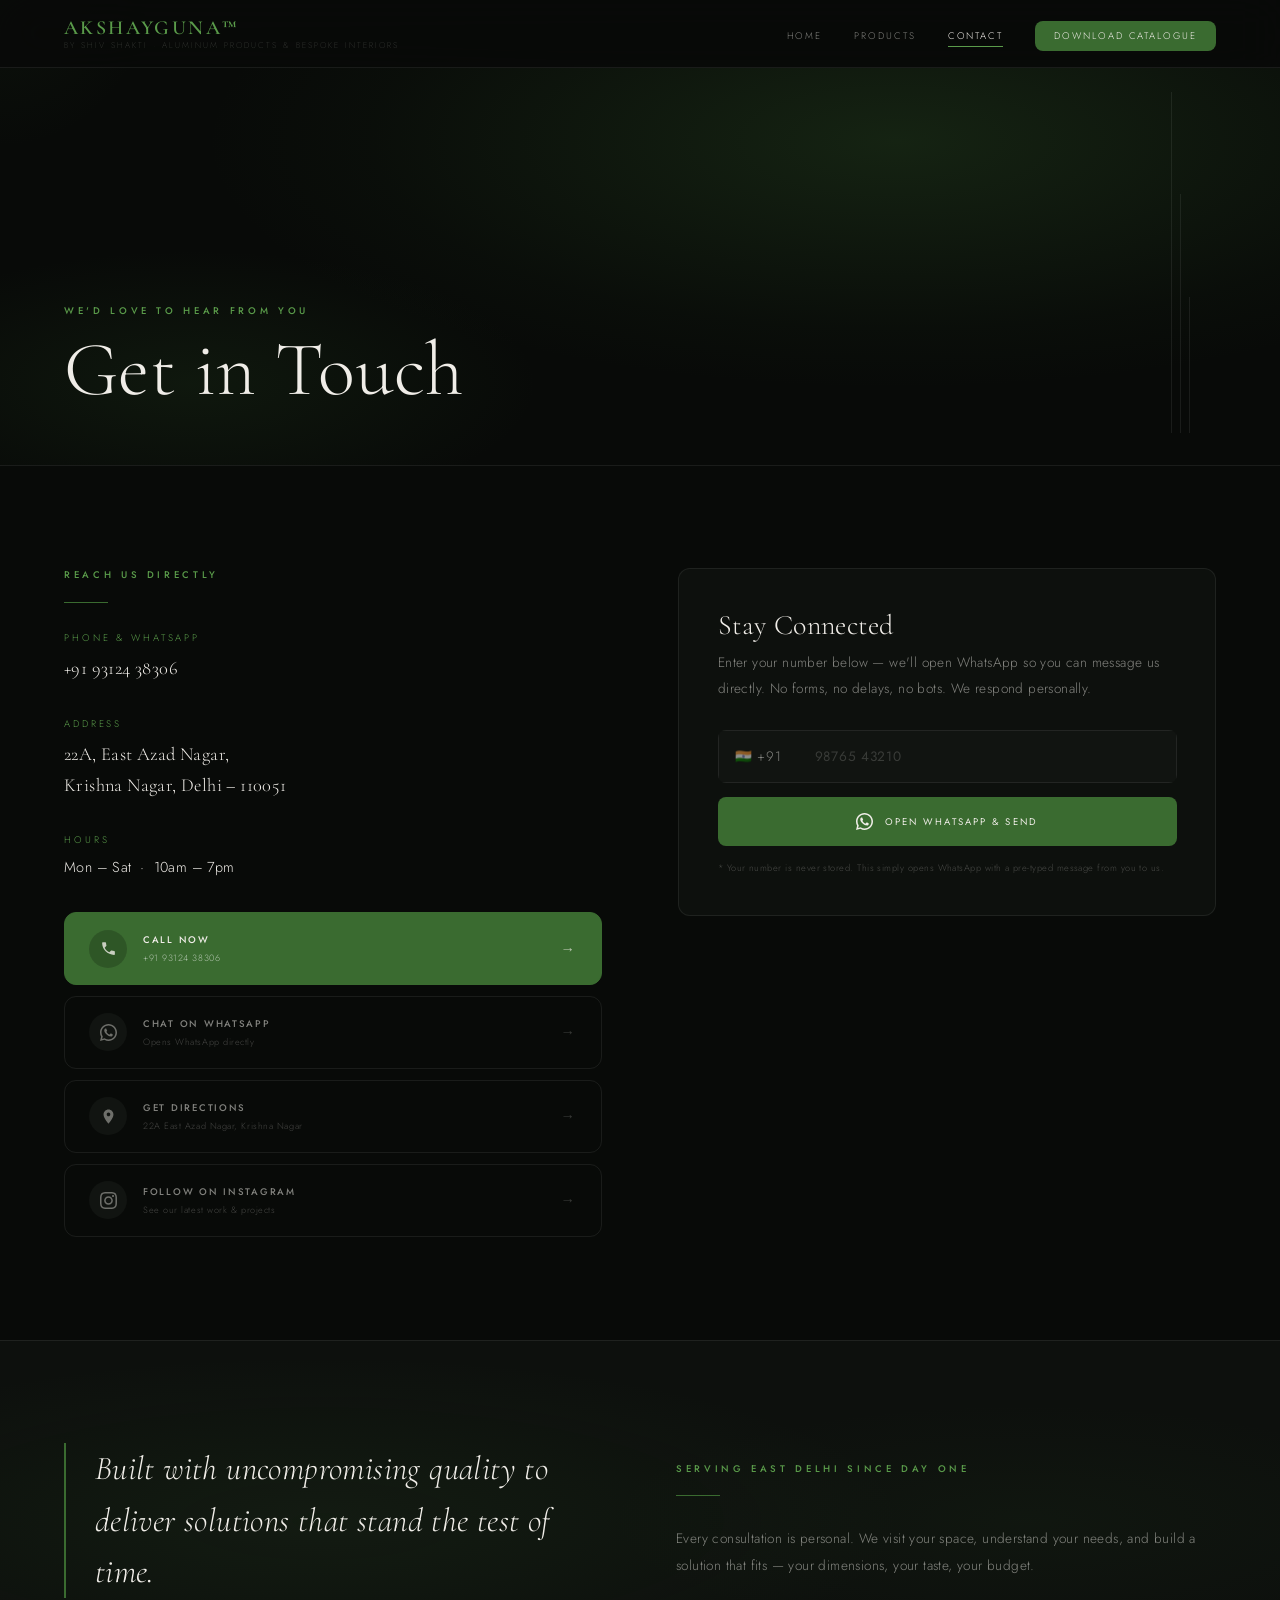
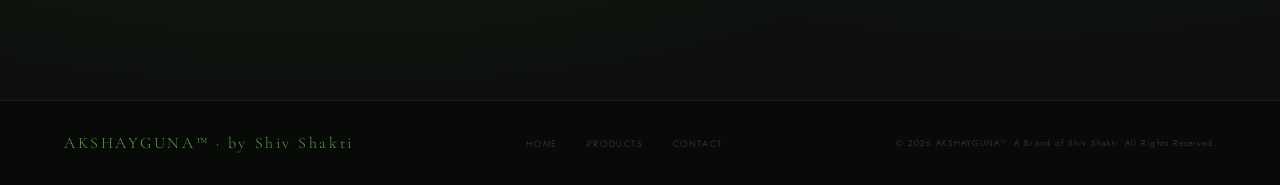
<file: contact.html>
<!DOCTYPE html>
<html lang="en">
<head>
  <meta charset="UTF-8"/>
  <meta name="viewport" content="width=device-width, initial-scale=1.0"/>
  <title>Contact — AKSHAYGUNA™ by Shiv Shakti</title>
  <meta name="description" content="Get in touch with AKSHAYGUNA™ for quotes, custom orders, and enquiries. Krishna Nagar, East Delhi."/>
  <link rel="stylesheet" href="css/style.css"/>
</head>
<body>

<nav id="navbar">
  <a href="index.html" class="brand">
    <span class="brand-name">AKSHAYGUNA™</span>
    <span class="brand-sub">by Shiv Shakti · Aluminum Products & Bespoke Interiors</span>
  </a>
  <ul class="nav-links">
    <li><a href="index.html">Home</a></li>
    <li><a href="products.html">Products</a></li>
    <li><a href="contact.html" class="active">Contact</a></li>
    <li><a href="https://drive.google.com/file/d/1qMHBUvdm9QIzwfq66MYqhXKbR0ABs6IK/view?usp=sharing" target="_blank" class="nav-cta">Download Catalogue</a></li>
  </ul>
  <button class="hamburger" id="hamburger" aria-label="Menu">
    <span></span><span></span><span></span>
  </button>
</nav>
<div class="mobile-nav" id="mobileNav">
  <a href="index.html">Home</a>
  <a href="products.html">Products</a>
  <a href="contact.html">Contact</a>
</div>

<main>

<!-- PAGE HERO -->
<div class="page-hero" style="border-top:none">
  <div class="page-hero-bg"></div>
  <div class="hero-lines"><span></span><span></span><span></span></div>
  <div class="page-hero-content">
    <p class="label fade-up">We'd Love to Hear From You</p>
    <h1 class="fade-up">Get in Touch</h1>
  </div>
</div>

<!-- CONTACT DETAILS + WHATSAPP FORM -->
<section>
  <div class="contact-grid">

    <!-- LEFT: Contact Info + Action Buttons -->
    <div>
      <p class="label fade-up">Reach Us Directly</p>
      <div class="divider fade-up"></div>

      <div class="contact-detail fade-up">
        <div class="contact-detail-label">Phone & WhatsApp</div>
        <div class="contact-detail-value">
          <a href="tel:+919312438306">+91 93124 38306</a>
        </div>
      </div>

      <div class="contact-detail fade-up">
        <div class="contact-detail-label">Address</div>
        <div class="contact-detail-value">
          22A, East Azad Nagar,<br/>Krishna Nagar, Delhi – 110051
        </div>
      </div>

      <div class="contact-detail fade-up">
        <div class="contact-detail-label">Hours</div>
        <div class="contact-detail-value" style="font-size:.9rem;font-family:var(--sans);font-weight:300;">
          Mon – Sat &nbsp;·&nbsp; 10am – 7pm
        </div>
      </div>

      <!-- ═══ ANIMATED ACTION BUTTONS ═══ -->
      <div class="contact-actions">

        <!-- CALL NOW — actual tel: link -->
        <a href="tel:+919312438306" class="cta-btn cta-btn-primary fade-up">
          <div class="cta-btn-icon">
            <svg viewBox="0 0 24 24">
              <path d="M6.6 10.8c1.4 2.8 3.8 5.1 6.6 6.6l2.2-2.2c.27-.27.67-.36 1.02-.24 1.12.37 2.33.57 3.57.57.55 0 1 .45 1 1V20c0 .55-.45 1-1 1-9.39 0-17-7.61-17-17 0-.55.45-1 1-1h3.5c.55 0 1 .45 1 1 0 1.25.2 2.45.57 3.57.11.35.03.74-.25 1.01L6.6 10.8z"/>
            </svg>
          </div>
          <div class="cta-btn-text">
            <div class="cta-btn-title">Call Now</div>
            <div class="cta-btn-sub">+91 93124 38306</div>
          </div>
          <span class="cta-btn-arrow">→</span>
        </a>

        <!-- WHATSAPP — actual wa.me link -->
        <a href="https://wa.me/917428096601?text=Hi%20AKSHAYGUNA!%20I%27d%20like%20to%20enquire%20about%20your%20aluminum%20products%20and%20interior%20solutions." target="_blank" rel="noopener" class="cta-btn fade-up d1">
          <div class="cta-btn-icon">
            <svg viewBox="0 0 24 24">
              <path d="M17.472 14.382c-.297-.149-1.758-.867-2.03-.967-.273-.099-.471-.148-.67.15-.197.297-.767.966-.94 1.164-.173.199-.347.223-.644.075-.297-.15-1.255-.463-2.39-1.475-.883-.788-1.48-1.761-1.653-2.059-.173-.297-.018-.458.13-.606.134-.133.298-.347.446-.52.149-.174.198-.298.298-.497.099-.198.05-.371-.025-.52-.075-.149-.669-1.612-.916-2.207-.242-.579-.487-.5-.669-.51-.173-.008-.371-.01-.57-.01-.198 0-.52.074-.792.372-.272.297-1.04 1.016-1.04 2.479 0 1.462 1.065 2.875 1.213 3.074.149.198 2.096 3.2 5.077 4.487.709.306 1.262.489 1.694.625.712.227 1.36.195 1.871.118.571-.085 1.758-.719 2.006-1.413.248-.694.248-1.289.173-1.413-.074-.124-.272-.198-.57-.347z"/><path d="M12 0C5.374 0 0 5.373 0 12c0 2.124.554 4.118 1.523 5.847L.057 23.882l6.198-1.626A11.935 11.935 0 0012 24c6.626 0 12-5.373 12-12S18.626 0 12 0zm0 21.818a9.806 9.806 0 01-4.997-1.368l-.358-.214-3.68.965.981-3.595-.233-.369A9.821 9.821 0 012.18 12C2.18 6.57 6.571 2.18 12 2.18S21.82 6.57 21.82 12c0 5.43-4.391 9.818-9.82 9.818z"/>
            </svg>
          </div>
          <div class="cta-btn-text">
            <div class="cta-btn-title">Chat on WhatsApp</div>
            <div class="cta-btn-sub">Opens WhatsApp directly</div>
          </div>
          <span class="cta-btn-arrow">→</span>
        </a>

        <!-- GET DIRECTIONS — Replace # with your Google Maps link -->
        <a href="https://share.google/99h468gJAOGTVMyuF" target="_blank" rel="noopener" class="cta-btn fade-up d2">
          <div class="cta-btn-icon">
            <svg viewBox="0 0 24 24">
              <path d="M12 2C8.13 2 5 5.13 5 9c0 5.25 7 13 7 13s7-7.75 7-13c0-3.87-3.13-7-7-7zm0 9.5c-1.38 0-2.5-1.12-2.5-2.5s1.12-2.5 2.5-2.5 2.5 1.12 2.5 2.5-1.12 2.5-2.5 2.5z"/>
            </svg>
          </div>
          <div class="cta-btn-text">
            <div class="cta-btn-title">Get Directions</div>
            <div class="cta-btn-sub">22A East Azad Nagar, Krishna Nagar</div>
          </div>
          <span class="cta-btn-arrow">→</span>
        </a>

        <!-- INSTAGRAM — Replace # with your Instagram link -->
        <a href="https://www.instagram.com/akshayguna.in/" target="_blank" rel="noopener" class="cta-btn fade-up d3">
          <div class="cta-btn-icon">
            <svg viewBox="0 0 24 24">
              <path d="M12 2.163c3.204 0 3.584.012 4.85.07 3.252.148 4.771 1.691 4.919 4.919.058 1.265.069 1.645.069 4.849 0 3.205-.012 3.584-.069 4.849-.149 3.225-1.664 4.771-4.919 4.919-1.266.058-1.644.07-4.85.07-3.204 0-3.584-.012-4.849-.07-3.26-.149-4.771-1.699-4.919-4.92-.058-1.265-.07-1.644-.07-4.849 0-3.204.013-3.583.07-4.849.149-3.227 1.664-4.771 4.919-4.919 1.266-.057 1.645-.069 4.849-.069zm0-2.163c-3.259 0-3.667.014-4.947.072-4.358.2-6.78 2.618-6.98 6.98-.059 1.281-.073 1.689-.073 4.948 0 3.259.014 3.668.072 4.948.2 4.358 2.618 6.78 6.98 6.98 1.281.058 1.689.072 4.948.072 3.259 0 3.668-.014 4.948-.072 4.354-.2 6.782-2.618 6.979-6.98.059-1.28.073-1.689.073-4.948 0-3.259-.014-3.667-.072-4.947-.196-4.354-2.617-6.78-6.979-6.98-1.281-.059-1.69-.073-4.949-.073zm0 5.838c-3.403 0-6.162 2.759-6.162 6.162s2.759 6.163 6.162 6.163 6.162-2.759 6.162-6.163c0-3.403-2.759-6.162-6.162-6.162zm0 10.162c-2.209 0-4-1.79-4-4 0-2.209 1.791-4 4-4s4 1.791 4 4c0 2.21-1.791 4-4 4zm6.406-11.845c-.796 0-1.441.645-1.441 1.44s.645 1.44 1.441 1.44c.795 0 1.439-.645 1.439-1.44s-.644-1.44-1.439-1.44z"/>
            </svg>
          </div>
          <div class="cta-btn-text">
            <div class="cta-btn-title">Follow on Instagram</div>
            <div class="cta-btn-sub">See our latest work & projects</div>
          </div>
          <span class="cta-btn-arrow">→</span>
        </a>

      </div>
    </div>

    <!-- RIGHT: WhatsApp Form -->
    <div class="fade-up d2">
      <div class="wa-form-wrap">
        <div class="wa-form-title">Stay Connected</div>
        <div class="wa-form-sub">
          Enter your number below — we'll open WhatsApp so you can message us directly. No forms, no delays, no bots. We respond personally.
        </div>
        <form id="waForm" novalidate>
          <div class="wa-input-row">
            <div class="wa-prefix">🇮🇳 +91</div>
            <input id="waNumber" class="wa-input" type="tel" placeholder="98765 43210" maxlength="10" inputmode="numeric"/>
          </div>
          <button type="submit" class="wa-btn">
            <svg viewBox="0 0 24 24"><path d="M17.472 14.382c-.297-.149-1.758-.867-2.03-.967-.273-.099-.471-.148-.67.15-.197.297-.767.966-.94 1.164-.173.199-.347.223-.644.075-.297-.15-1.255-.463-2.39-1.475-.883-.788-1.48-1.761-1.653-2.059-.173-.297-.018-.458.13-.606.134-.133.298-.347.446-.52.149-.174.198-.298.298-.497.099-.198.05-.371-.025-.52-.075-.149-.669-1.612-.916-2.207-.242-.579-.487-.5-.669-.51-.173-.008-.371-.01-.57-.01-.198 0-.52.074-.792.372-.272.297-1.04 1.016-1.04 2.479 0 1.462 1.065 2.875 1.213 3.074.149.198 2.096 3.2 5.077 4.487.709.306 1.262.489 1.694.625.712.227 1.36.195 1.871.118.571-.085 1.758-.719 2.006-1.413.248-.694.248-1.289.173-1.413-.074-.124-.272-.198-.57-.347z"/><path d="M12 0C5.374 0 0 5.373 0 12c0 2.124.554 4.118 1.523 5.847L.057 23.882l6.198-1.626A11.935 11.935 0 0012 24c6.626 0 12-5.373 12-12S18.626 0 12 0zm0 21.818a9.806 9.806 0 01-4.997-1.368l-.358-.214-3.68.965.981-3.595-.233-.369A9.821 9.821 0 012.18 12C2.18 6.57 6.571 2.18 12 2.18S21.82 6.57 21.82 12c0 5.43-4.391 9.818-9.82 9.818z"/></svg>
            Open WhatsApp & Send
          </button>
        </form>
        <div id="waThanks" style="display:none;margin-top:1rem;font-size:.72rem;color:var(--green-lt);line-height:1.7;">
          ✓ WhatsApp opened! Send the message and we'll get back to you shortly.
        </div>
        <p class="wa-note">* Your number is never stored. This simply opens WhatsApp with a pre-typed message from you to us.</p>
      </div>
    </div>

  </div>
</section>

<!-- VISION STRIP -->
<section class="vision">
  <div class="vision-inner">
    <blockquote class="vision-quote fade-up">
      Built with uncompromising quality to deliver solutions that stand the test of time.
    </blockquote>
    <div class="fade-up d1">
      <p class="label">Serving East Delhi Since Day One</p>
      <div class="divider"></div>
      <p class="body">Every consultation is personal. We visit your space, understand your needs, and build a solution that fits — your dimensions, your taste, your budget.</p>
    </div>
  </div>
</section>

</main>

<footer>
  <div class="footer-brand">AKSHAYGUNA™ · by Shiv Shakti</div>
  <div class="footer-links">
    <a href="index.html">Home</a>
    <a href="products.html">Products</a>
    <a href="contact.html">Contact</a>
  </div>
  <div class="footer-copy">© 2026 AKSHAYGUNA™. A Brand of Shiv Shakti. All Rights Reserved.</div>
</footer>

<script src="js/main.js"></script>
</body>
</html>
</file>
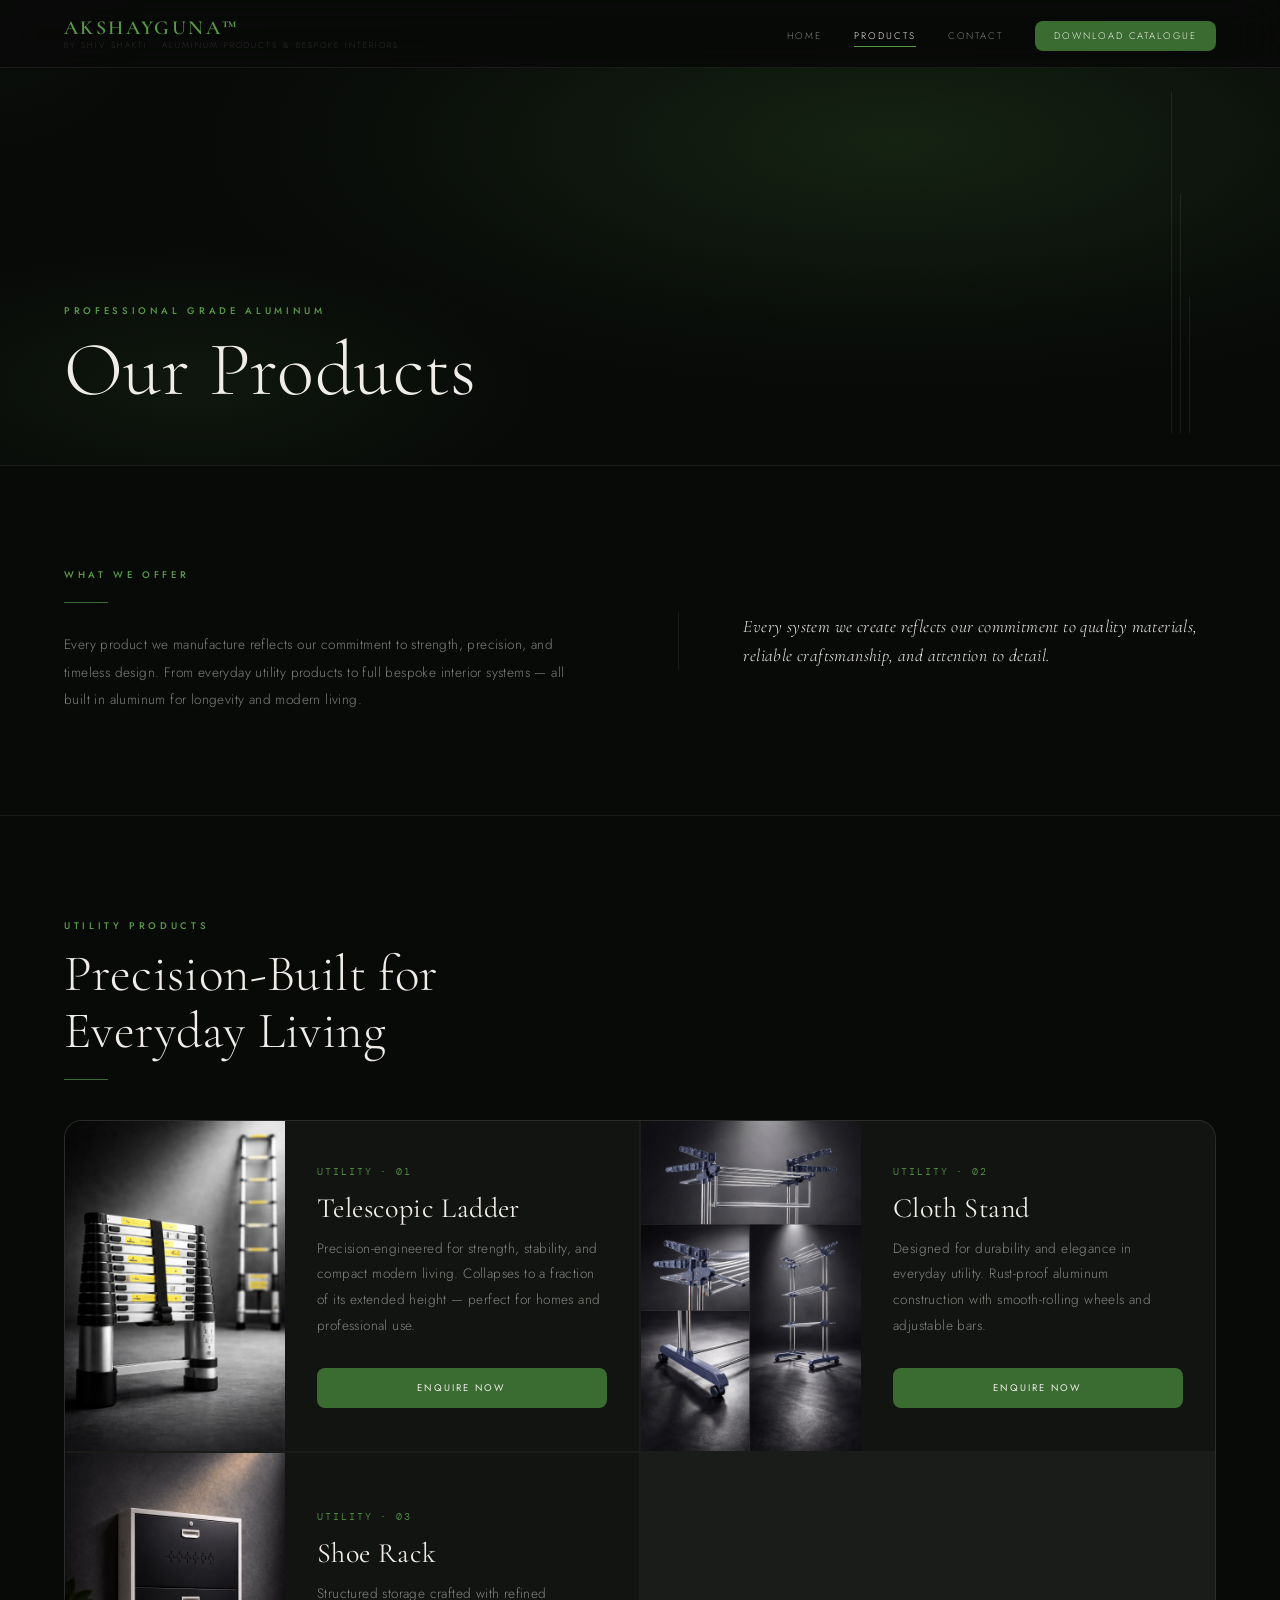
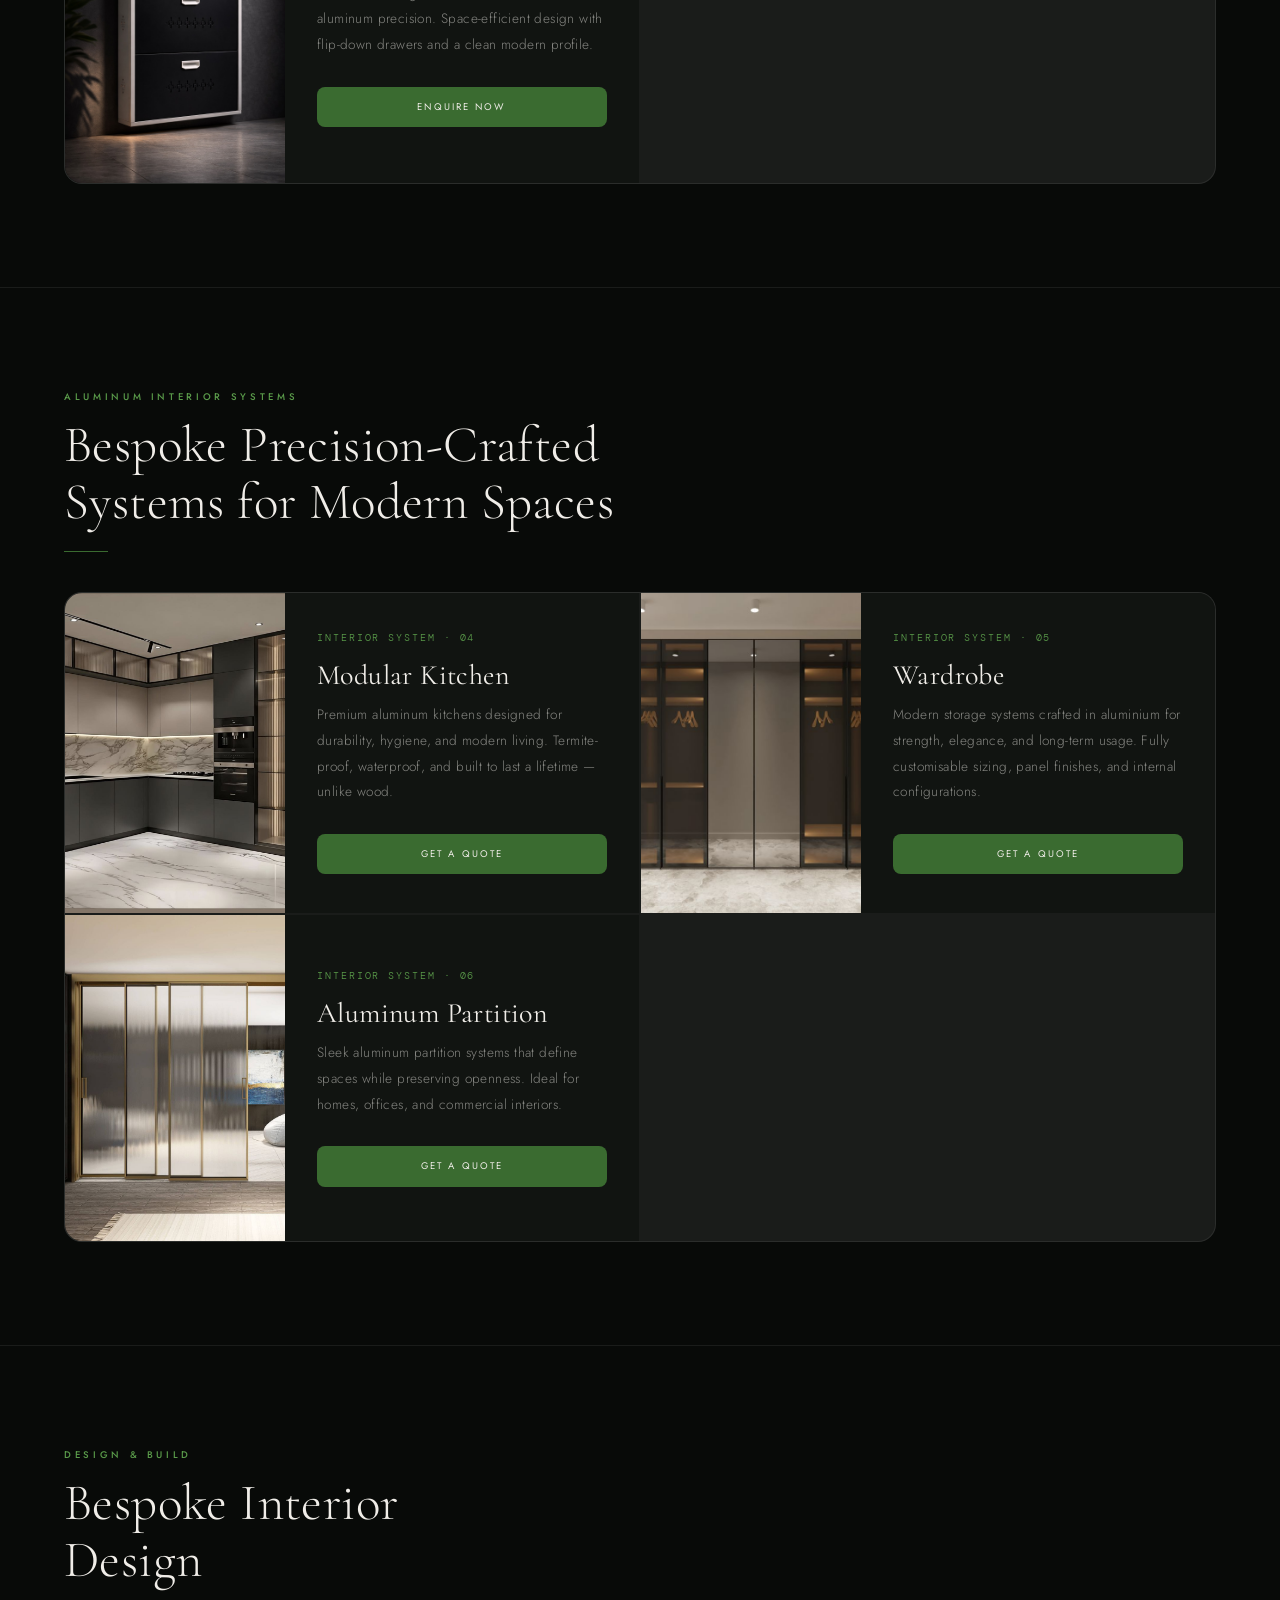
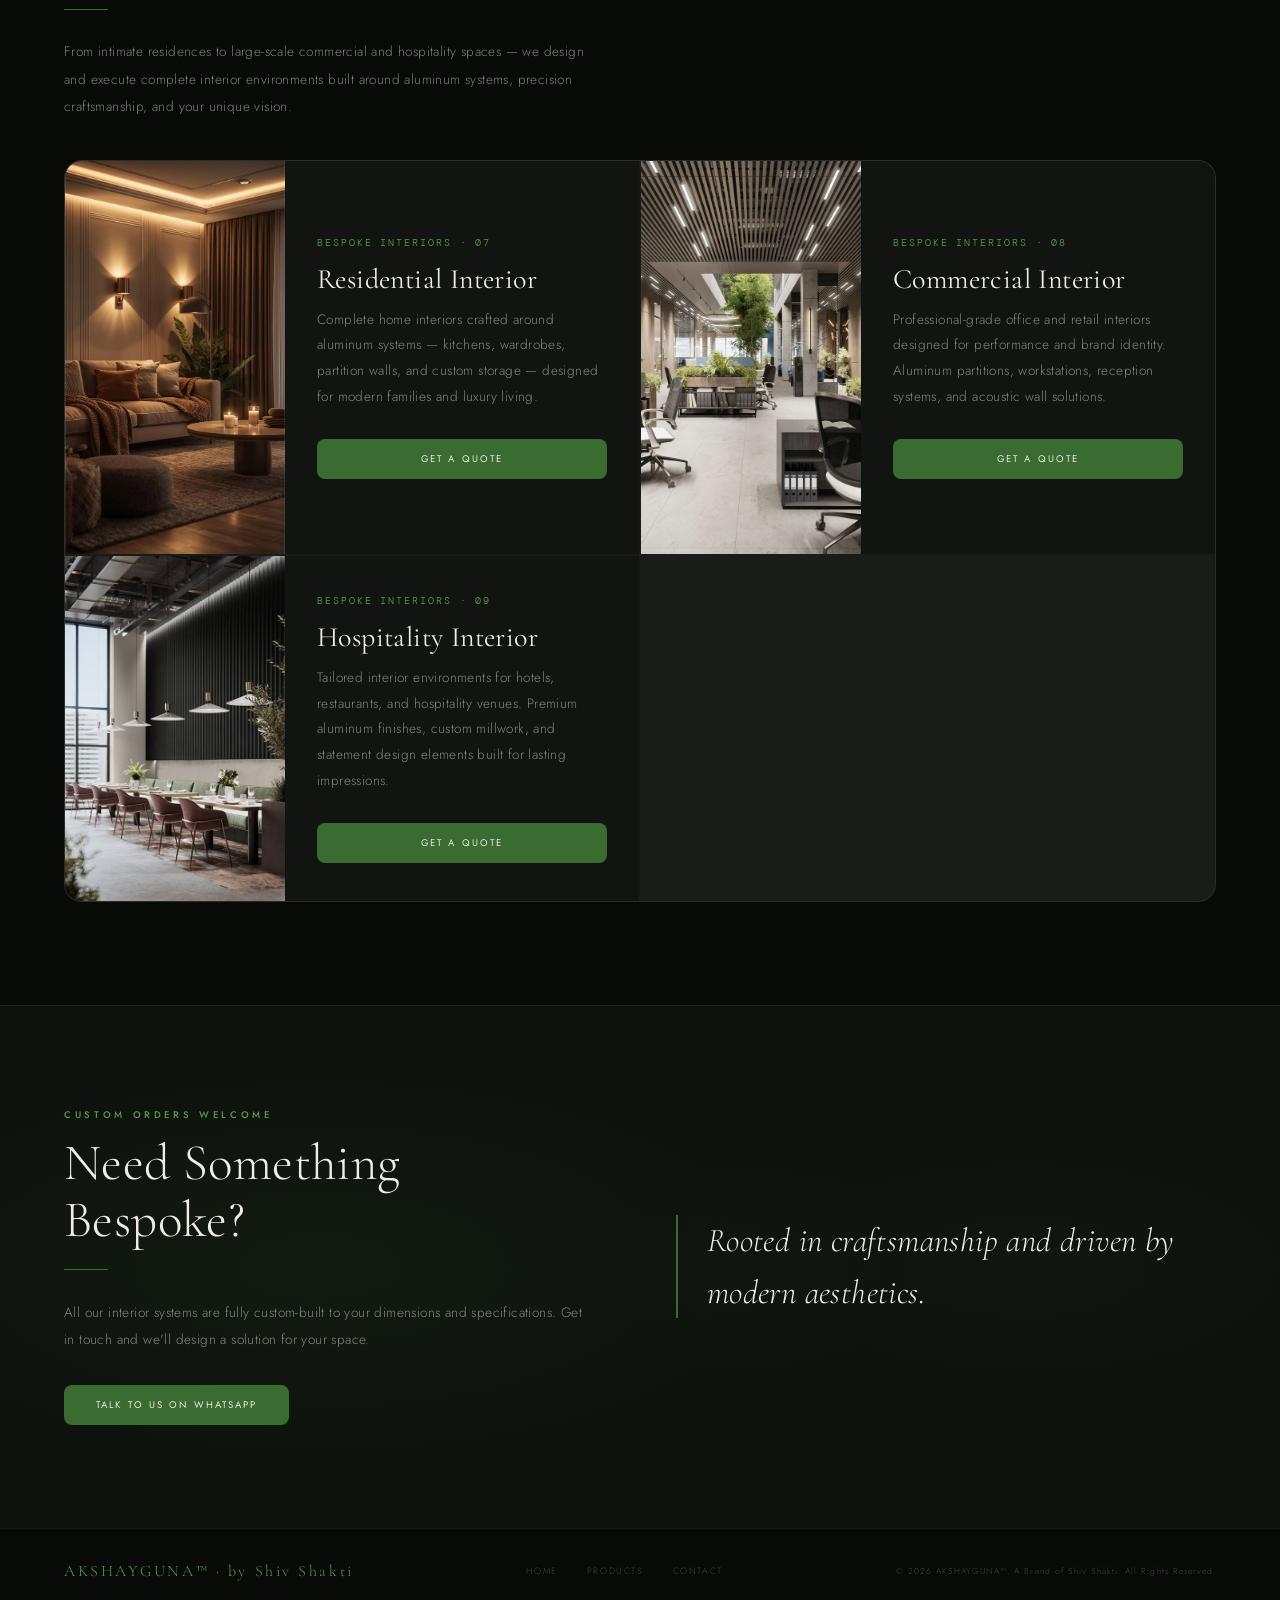
<file: products.html>
<!DOCTYPE html>
<html lang="en">
<head>
  <meta charset="UTF-8"/>
  <meta name="viewport" content="width=device-width, initial-scale=1.0"/>
  <title>Products — AKSHAYGUNA™ by Shiv Shakti</title>
  <meta name="description" content="Browse our full range — telescopic ladders, cloth stands, shoe racks, modular kitchens, wardrobes, partitions, and bespoke interiors."/>
  <link rel="stylesheet" href="css/style.css"/>
</head>
<body>

<nav id="navbar">
  <a href="index.html" class="brand">
    <span class="brand-name">AKSHAYGUNA™</span>
    <span class="brand-sub">by Shiv Shakti · Aluminum Products & Bespoke Interiors</span>
  </a>
  <ul class="nav-links">
    <li><a href="index.html">Home</a></li>
    <li><a href="products.html" class="active">Products</a></li>
    <li><a href="contact.html">Contact</a></li>
    <li><a href="https://drive.google.com/file/d/1qMHBUvdm9QIzwfq66MYqhXKbR0ABs6IK/view?usp=sharing" target="_blank" class="nav-cta">Download Catalogue</a></li>
  </ul>
  <button class="hamburger" id="hamburger" aria-label="Open menu">
    <span></span><span></span><span></span>
  </button>
</nav>
<div class="mobile-nav" id="mobileNav">
  <a href="index.html">Home</a>
  <a href="products.html">Products</a>
  <a href="contact.html">Contact</a>
  <a href="https://drive.google.com/file/d/1qMHBUvdm9QIzwfq66MYqhXKbR0ABs6IK/view?usp=sharing" target="_blank">Download Catalogue</a>
</div>

<main>

<div class="page-hero" style="border-top:none">
  <div class="page-hero-bg"></div>
  <div class="hero-lines"><span></span><span></span><span></span></div>
  <div class="page-hero-content">
    <p class="label fade-up">Professional Grade Aluminum</p>
    <h1 class="fade-up">Our Products</h1>
  </div>
</div>

<!-- INTRO -->
<section>
  <div style="display:grid;grid-template-columns:1fr 1fr;gap:6vw;align-items:center;">
    <div>
      <p class="label fade-up">What We Offer</p>
      <div class="divider fade-up"></div>
      <p class="body fade-up">Every product we manufacture reflects our commitment to strength, precision, and timeless design. From everyday utility products to full bespoke interior systems — all built in aluminum for longevity and modern living.</p>
    </div>
    <div class="fade-up" style="border-left:1px solid var(--border);padding-left:5vw;">
      <p style="font-family:var(--serif);font-size:clamp(1rem,2vw,1.1rem);font-style:italic;color:var(--white);line-height:1.65;">Every system we create reflects our commitment to quality materials, reliable craftsmanship, and attention to detail.</p>
    </div>
  </div>
</section>

<!-- ══ UTILITY PRODUCTS ══ -->
<section>
  <p class="label fade-up">Utility Products</p>
  <h2 class="h2 fade-up" style="margin-top:.8rem;">Precision-Built for<br/>Everyday Living</h2>
  <div class="divider fade-up"></div>
  <div class="products-full-grid" style="margin-top:2.5rem;">

    <!-- Save as: images/ladder.png -->
    <div class="prod-full-card">
      <div class="prod-full-img"><img src="images/ladder.png" alt="Telescopic Ladder" onerror="this.parentNode.innerHTML='<div class=\'prod-img-ph\'><svg viewBox=\'0 0 24 24\' fill=\'none\' stroke=\'currentColor\' stroke-width=\'.7\'><rect x=\'3\' y=\'3\' width=\'18\' height=\'18\' rx=\'1\'/><line x1=\'8\' y1=\'3\' x2=\'8\' y2=\'21\'/><line x1=\'16\' y1=\'3\' x2=\'16\' y2=\'21\'/><line x1=\'3\' y1=\'8\' x2=\'21\' y2=\'8\'/><line x1=\'3\' y1=\'14\' x2=\'21\' y2=\'14\'/></svg><span>ladder.png</span></div>'"/></div>
      <div class="prod-full-body">
        <div class="prod-full-tag">Utility · 01</div>
        <div class="prod-full-name">Telescopic Ladder</div>
        <div class="prod-full-desc">Precision-engineered for strength, stability, and compact modern living. Collapses to a fraction of its extended height — perfect for homes and professional use.</div>
        <a href="https://wa.me/917428096601?text=Hi%20AKSHAYGUNA!%20I%27d%20like%20to%20enquire%20about%20the%20Telescopic%20Ladder." target="_blank" class="btn btn-solid" style="margin-top:1.8rem;">Enquire Now</a>
      </div>
    </div>

    <!-- Save as: images/clothstand.png -->
    <div class="prod-full-card">
      <div class="prod-full-img"><img src="images/clothstand.png" alt="Cloth Stand" onerror="this.parentNode.innerHTML='<div class=\'prod-img-ph\'><svg viewBox=\'0 0 24 24\' fill=\'none\' stroke=\'currentColor\' stroke-width=\'.7\'><rect x=\'3\' y=\'3\' width=\'18\' height=\'18\' rx=\'1\'/><line x1=\'12\' y1=\'3\' x2=\'12\' y2=\'21\'/><line x1=\'3\' y1=\'10\' x2=\'21\' y2=\'10\'/></svg><span>clothstand.png</span></div>'"/></div>
      <div class="prod-full-body">
        <div class="prod-full-tag">Utility · 02</div>
        <div class="prod-full-name">Cloth Stand</div>
        <div class="prod-full-desc">Designed for durability and elegance in everyday utility. Rust-proof aluminum construction with smooth-rolling wheels and adjustable bars.</div>
        <a href="https://wa.me/917428096601?text=Hi%20AKSHAYGUNA!%20I%27d%20like%20to%20enquire%20about%20the%20Cloth%20Stand." target="_blank" class="btn btn-solid" style="margin-top:1.8rem;">Enquire Now</a>
      </div>
    </div>

    <!-- Save as: images/shoerack.png -->
    <div class="prod-full-card">
      <div class="prod-full-img"><img src="images/shoerack.png" alt="Shoe Rack" onerror="this.parentNode.innerHTML='<div class=\'prod-img-ph\'><svg viewBox=\'0 0 24 24\' fill=\'none\' stroke=\'currentColor\' stroke-width=\'.7\'><rect x=\'3\' y=\'3\' width=\'18\' height=\'18\' rx=\'1\'/><line x1=\'3\' y1=\'9\' x2=\'21\' y2=\'9\'/><line x1=\'3\' y1=\'15\' x2=\'21\' y2=\'15\'/></svg><span>shoerack.png</span></div>'"/></div>
      <div class="prod-full-body">
        <div class="prod-full-tag">Utility · 03</div>
        <div class="prod-full-name">Shoe Rack</div>
        <div class="prod-full-desc">Structured storage crafted with refined aluminum precision. Space-efficient design with flip-down drawers and a clean modern profile.</div>
        <a href="https://wa.me/917428096601?text=Hi%20AKSHAYGUNA!%20I%27d%20like%20to%20enquire%20about%20the%20Shoe%20Rack." target="_blank" class="btn btn-solid" style="margin-top:1.8rem;">Enquire Now</a>
      </div>
    </div>

  </div>
</section>

<!-- ══ INTERIOR SYSTEMS ══ -->
<section>
  <p class="label fade-up">Aluminum Interior Systems</p>
  <h2 class="h2 fade-up" style="margin-top:.8rem;">Bespoke Precision-Crafted<br/>Systems for Modern Spaces</h2>
  <div class="divider fade-up"></div>
  <div class="products-full-grid" style="margin-top:2.5rem;">

    <!-- Save as: images/kitchen.png -->
    <div class="prod-full-card">
      <div class="prod-full-img"><img src="images/kitchen.png" alt="Modular Kitchen" onerror="this.parentNode.innerHTML='<div class=\'prod-img-ph\'><svg viewBox=\'0 0 24 24\' fill=\'none\' stroke=\'currentColor\' stroke-width=\'.7\'><rect x=\'2\' y=\'4\' width=\'20\' height=\'16\' rx=\'1\'/><line x1=\'2\' y1=\'10\' x2=\'22\' y2=\'10\'/></svg><span>kitchen.png</span></div>'"/></div>
      <div class="prod-full-body">
        <div class="prod-full-tag">Interior System · 04</div>
        <div class="prod-full-name">Modular Kitchen</div>
        <div class="prod-full-desc">Premium aluminum kitchens designed for durability, hygiene, and modern living. Termite-proof, waterproof, and built to last a lifetime — unlike wood.</div>
        <a href="https://wa.me/917428096601?text=Hi%20AKSHAYGUNA!%20I%27d%20like%20to%20get%20a%20quote%20for%20a%20Modular%20Kitchen." target="_blank" class="btn btn-solid" style="margin-top:1.8rem;">Get a Quote</a>
      </div>
    </div>

    <!-- Save as: images/wardrobe.png -->
    <div class="prod-full-card">
      <div class="prod-full-img"><img src="images/wadrobe.png" alt="Wardrobe" onerror="this.parentNode.innerHTML='<div class=\'prod-img-ph\'><svg viewBox=\'0 0 24 24\' fill=\'none\' stroke=\'currentColor\' stroke-width=\'.7\'><rect x=\'2\' y=\'2\' width=\'20\' height=\'20\' rx=\'1\'/><line x1=\'12\' y1=\'2\' x2=\'12\' y2=\'22\'/></svg><span>wardrobe.png</span></div>'"/></div>
      <div class="prod-full-body">
        <div class="prod-full-tag">Interior System · 05</div>
        <div class="prod-full-name">Wardrobe</div>
        <div class="prod-full-desc">Modern storage systems crafted in aluminium for strength, elegance, and long-term usage. Fully customisable sizing, panel finishes, and internal configurations.</div>
        <a href="https://wa.me/917428096601?text=Hi%20AKSHAYGUNA!%20I%27d%20like%20to%20get%20a%20quote%20for%20a%20Wardrobe." target="_blank" class="btn btn-solid" style="margin-top:1.8rem;">Get a Quote</a>
      </div>
    </div>

    <!-- Save as: images/partition.png -->
    <div class="prod-full-card">
      <div class="prod-full-img"><img src="images/partition.png" alt="Aluminium Partition" onerror="this.parentNode.innerHTML='<div class=\'prod-img-ph\'><svg viewBox=\'0 0 24 24\' fill=\'none\' stroke=\'currentColor\' stroke-width=\'.7\'><rect x=\'2\' y=\'2\' width=\'20\' height=\'20\' rx=\'1\'/><line x1=\'8\' y1=\'2\' x2=\'8\' y2=\'22\'/><line x1=\'16\' y1=\'2\' x2=\'16\' y2=\'22\'/></svg><span>partition.png</span></div>'"/></div>
      <div class="prod-full-body">
        <div class="prod-full-tag">Interior System · 06</div>
        <div class="prod-full-name">Aluminum Partition</div>
        <div class="prod-full-desc">Sleek aluminum partition systems that define spaces while preserving openness. Ideal for homes, offices, and commercial interiors.</div>
        <a href="https://wa.me/917428096601?text=Hi%20AKSHAYGUNA!%20I%27d%20like%20to%20get%20a%20quote%20for%20Aluminium%20Partitions." target="_blank" class="btn btn-solid" style="margin-top:1.8rem;">Get a Quote</a>
      </div>
    </div>

  </div>
</section>

<!-- ══ BESPOKE INTERIORS ══ -->
<section>
  <p class="label fade-up">Design & Build</p>
  <h2 class="h2 fade-up" style="margin-top:.8rem;">Bespoke Interior<br/>Design</h2>
  <div class="divider fade-up"></div>
  <p class="body fade-up" style="margin-bottom:2.5rem;">From intimate residences to large-scale commercial and hospitality spaces — we design and execute complete interior environments built around aluminum systems, precision craftsmanship, and your unique vision.</p>

  <div class="products-full-grid">

    <!-- Save as: images/residential-interior.png -->
    <div class="prod-full-card">
      <div class="prod-full-img"><img src="images/residential-interior.jpg" alt="Residential Interior" onerror="this.parentNode.innerHTML='<div class=\'prod-img-ph\'><svg viewBox=\'0 0 24 24\' fill=\'none\' stroke=\'currentColor\' stroke-width=\'.7\'><path d=\'M3 9l9-7 9 7v11a2 2 0 01-2 2H5a2 2 0 01-2-2z\'/><polyline points=\'9 22 9 12 15 12 15 22\'/></svg><span>residential-interior.png</span></div>'"/></div>
      <div class="prod-full-body">
        <div class="prod-full-tag">Bespoke Interiors · 07</div>
        <div class="prod-full-name">Residential Interior</div>
        <div class="prod-full-desc">Complete home interiors crafted around aluminum systems — kitchens, wardrobes, partition walls, and custom storage — designed for modern families and luxury living.</div>
        <a href="https://wa.me/917428096601?text=Hi%20AKSHAYGUNA!%20I%27d%20like%20to%20enquire%20about%20Residential%20Interior%20Design." target="_blank" class="btn btn-solid" style="margin-top:1.8rem;">Get a Quote</a>
      </div>
    </div>

    <!-- Save as: images/commercial-interior.png -->
    <div class="prod-full-card">
      <div class="prod-full-img"><img src="images/commercial-interior.jpg" alt="Commercial Interior" onerror="this.parentNode.innerHTML='<div class=\'prod-img-ph\'><svg viewBox=\'0 0 24 24\' fill=\'none\' stroke=\'currentColor\' stroke-width=\'.7\'><rect x=\'2\' y=\'3\' width=\'20\' height=\'18\' rx=\'1\'/><path d=\'M8 3v18M16 3v18M2 9h20M2 15h20\'/></svg><span>commercial-interior.png</span></div>'"/></div>
      <div class="prod-full-body">
        <div class="prod-full-tag">Bespoke Interiors · 08</div>
        <div class="prod-full-name">Commercial Interior</div>
        <div class="prod-full-desc">Professional-grade office and retail interiors designed for performance and brand identity. Aluminum partitions, workstations, reception systems, and acoustic wall solutions.</div>
        <a href="https://wa.me/917428096601?text=Hi%20AKSHAYGUNA!%20I%27d%20like%20to%20enquire%20about%20Commercial%20Interior%20Design." target="_blank" class="btn btn-solid" style="margin-top:1.8rem;">Get a Quote</a>
      </div>
    </div>

    <!-- Save as: images/hospitality-interior.png -->
    <div class="prod-full-card">
      <div class="prod-full-img"><img src="images/hospitality-interior.jpg" alt="Hospitality Interior" onerror="this.parentNode.innerHTML='<div class=\'prod-img-ph\'><svg viewBox=\'0 0 24 24\' fill=\'none\' stroke=\'currentColor\' stroke-width=\'.7\'><path d=\'M18 8h1a4 4 0 010 8h-1\'/><path d=\'M2 8h16v9a4 4 0 01-4 4H6a4 4 0 01-4-4V8z\'/><line x1=\'6\' y1=\'1\' x2=\'6\' y2=\'4\'/><line x1=\'10\' y1=\'1\' x2=\'10\' y2=\'4\'/><line x1=\'14\' y1=\'1\' x2=\'14\' y2=\'4\'/></svg><span>hospitality-interior.png</span></div>'"/></div>
      <div class="prod-full-body">
        <div class="prod-full-tag">Bespoke Interiors · 09</div>
        <div class="prod-full-name">Hospitality Interior</div>
        <div class="prod-full-desc">Tailored interior environments for hotels, restaurants, and hospitality venues. Premium aluminum finishes, custom millwork, and statement design elements built for lasting impressions.</div>
        <a href="https://wa.me/917428096601?text=Hi%20AKSHAYGUNA!%20I%27d%20like%20to%20enquire%20about%20Hospitality%20Interior%20Design." target="_blank" class="btn btn-solid" style="margin-top:1.8rem;">Get a Quote</a>
      </div>
    </div>

  </div>
</section>

<!-- ══ CTA STRIP ══ -->
<section class="vision">
  <div class="vision-inner">
    <div>
      <p class="label fade-up">Custom Orders Welcome</p>
      <h2 class="h2 fade-up" style="margin-top:.8rem;">Need Something<br/>Bespoke?</h2>
      <div class="divider fade-up"></div>
      <p class="body fade-up">All our interior systems are fully custom-built to your dimensions and specifications. Get in touch and we'll design a solution for your space.</p>
      <a href="https://wa.me/917428096601?text=Hi%20AKSHAYGUNA!%20I%27d%20like%20to%20discuss%20a%20custom%20order." target="_blank" class="btn btn-solid fade-up" style="margin-top:2rem;">Talk to Us on WhatsApp</a>
    </div>
    <blockquote class="vision-quote fade-up">Rooted in craftsmanship and driven by modern aesthetics.</blockquote>
  </div>
</section>

</main>

<footer>
  <div class="footer-brand">AKSHAYGUNA™ · by Shiv Shakti</div>
  <div class="footer-links">
    <a href="index.html">Home</a>
    <a href="products.html">Products</a>
    <a href="contact.html">Contact</a>
  </div>
  <div class="footer-copy">© 2026 AKSHAYGUNA™. A Brand of Shiv Shakti. All Rights Reserved.</div>
</footer>

<script src="js/main.js"></script>
</body>
</html>
</file>
<file: css/style.css>
/* ═══════════════════════════════════════════════════════════════
   AKSHAYAGUNA™  ·  style.css v4  ·  Production / Million-Dollar
   Crème de la Crème — Mobile-First  ·  Apple × Häfele × Luxury
   ═══════════════════════════════════════════════════════════════ */

@import url('https://fonts.googleapis.com/css2?family=Cormorant+Garamond:ital,wght@0,300;0,400;0,500;0,600;1,300;1,400;1,500&family=Jost:wght@100;200;300;400;500&family=DM+Mono:ital,wght@0,300;0,400;1,300&display=swap');

/* ─── Design Tokens ─── */
:root {
  /* Colour palette */
  --bg:        #080a08;
  --bg2:       #0d100d;
  --bg3:       #111411;
  --bg4:       #161b16;
  --green:     #3a6b30;
  --green-lt:  #5a9b4a;
  --white:     #f0ede8;
  --dim:       rgba(240,237,232,.52);
  --dim2:      rgba(240,237,232,.26);
  --dim3:      rgba(240,237,232,.10);
  --border:    rgba(240,237,232,.08);
  --border-h:  rgba(240,237,232,.22);

  /* Radius tokens */
  --r:         12px;
  --r-sm:      8px;
  --r-lg:      18px;

  /* Type */
  --serif:     'Cormorant Garamond', Georgia, serif;
  --sans:      'Jost', sans-serif;
  --mono:      'DM Mono', monospace;

  /* Easing */
  --spring:    cubic-bezier(.16,1,.3,1);
  --ease:      cubic-bezier(.45,0,.55,1);

  /* ─── Fluid type scale (clamp: mobile → desktop) ─── */
  --t-2xs:  clamp(.52rem,  1.3vw, .60rem);
  --t-xs:   clamp(.60rem,  1.4vw, .68rem);
  --t-sm:   clamp(.72rem,  1.6vw, .85rem);
  --t-md:   clamp(.88rem,  1.8vw, 1.00rem);
  --t-lg:   clamp(1.10rem, 2.5vw, 1.40rem);
  --t-xl:   clamp(1.30rem, 3.0vw, 1.75rem);
  --t-2xl:  clamp(1.60rem, 3.8vw, 2.60rem);
  --t-3xl:  clamp(2.00rem, 5.0vw, 3.20rem);
  --t-hero: clamp(2.60rem, 7.5vw, 6.80rem);

  /* ─── Fluid spacing scale ─── */
  --sp-xs:  clamp(.50rem,  1.5vw,  .80rem);
  --sp-sm:  clamp(.80rem,  2.0vw,  1.20rem);
  --sp-md:  clamp(1.20rem, 3.0vw,  1.80rem);
  --sp-lg:  clamp(1.80rem, 4.0vw,  2.80rem);
  --sp-xl:  clamp(2.50rem, 6.0vw,  4.50rem);
  --sp-2xl: clamp(3.50rem, 8.0vw,  7.00rem);
}

/* ─── Reset ─── */
*,*::before,*::after { margin:0; padding:0; box-sizing:border-box }
html { scroll-behavior:smooth; -webkit-text-size-adjust:100%; text-size-adjust:100% }
body {
  background:var(--bg); color:var(--white);
  font-family:var(--sans); font-weight:300;
  letter-spacing:.025em; overflow-x:hidden;
  -webkit-font-smoothing:antialiased;
  -moz-osx-font-smoothing:grayscale;
}
img { display:block; width:100%; height:100%; object-fit:cover }
a { color:inherit; text-decoration:none }
::selection { background:var(--green); color:#fff }
::-webkit-scrollbar { width:3px }
::-webkit-scrollbar-track { background:var(--bg) }
::-webkit-scrollbar-thumb { background:var(--green); border-radius:2px }

/* ─── Shared utilities ─── */
.label {
  font-size:var(--t-2xs); letter-spacing:.38em; text-transform:uppercase;
  color:var(--green-lt); font-weight:500;
}
.serif { font-family:var(--serif) }
.h2 {
  font-family:var(--serif);
  font-size:var(--t-3xl);
  font-weight:300; line-height:1.12;
}
.body { font-size:var(--t-sm); line-height:2; color:var(--dim); max-width:520px }
.divider { width:44px; height:1px; background:var(--green); margin:1.2rem 0 1.8rem; flex-shrink:0 }

/* ─── Buttons ─── */
.btn {
  display:inline-flex; align-items:center; justify-content:center; gap:.55rem;
  padding:.82rem 2.0rem;
  font-size:var(--t-2xs); letter-spacing:.22em; text-transform:uppercase;
  font-family:var(--sans); font-weight:400; border:none; cursor:pointer;
  transition:all .4s var(--spring);
  border-radius:var(--r-sm); position:relative; overflow:hidden; white-space:nowrap;
}
.btn:active { transform:scale(.97) !important }
.btn-solid  { background:var(--green); color:var(--white) }
.btn-solid:hover {
  background:var(--green-lt); transform:translateY(-2px);
  box-shadow:0 8px 28px rgba(58,107,48,.4);
}
.btn-ghost { background:transparent; color:var(--white); border:1px solid var(--border) }
.btn-ghost:hover {
  border-color:var(--border-h); transform:translateY(-2px);
  background:rgba(240,237,232,.04);
}

/* ═══════════════════
   NAVIGATION
═══════════════════ */
nav {
  position:fixed; top:0; left:0; right:0; z-index:900;
  display:flex; align-items:center; justify-content:space-between;
  padding:1.1rem clamp(1.2rem,5vw,4rem);
  background:rgba(8,10,8,.88);
  backdrop-filter:blur(24px) saturate(1.5);
  -webkit-backdrop-filter:blur(24px) saturate(1.5);
  border-bottom:1px solid var(--border);
  transition:padding .5s var(--spring), background .5s, box-shadow .5s;
}
nav.scrolled {
  padding:.72rem clamp(1.2rem,5vw,4rem);
  background:rgba(8,10,8,.97);
  box-shadow:0 1px 0 var(--border), 0 4px 24px rgba(0,0,0,.5);
}
.brand { display:flex; flex-direction:column; line-height:1; gap:3px; min-width:0 }
.brand-name {
  font-family:var(--serif); font-size:clamp(.95rem,2.2vw,1.25rem); font-weight:600;
  color:var(--green-lt); letter-spacing:.12em; transition:color .3s; white-space:nowrap;
}
.brand:hover .brand-name { color:var(--white) }
.brand-sub {
  font-size:clamp(.40rem,1vw,.52rem); font-weight:200; letter-spacing:.24em;
  color:var(--dim2); text-transform:uppercase; white-space:nowrap;
}
.nav-links { display:flex; gap:clamp(1.2rem,2.5vw,2.4rem); list-style:none; align-items:center }
.nav-links a {
  font-size:var(--t-2xs); letter-spacing:.2em; text-transform:uppercase;
  color:var(--dim); transition:all .3s; padding-bottom:3px;
  border-bottom:1px solid transparent; white-space:nowrap;
}
.nav-links a:hover, .nav-links a.active { color:var(--white); border-color:var(--green-lt) }
.nav-cta {
  padding:.50rem 1.2rem !important;
  background:var(--green) !important; color:var(--white) !important;
  border:none !important; border-bottom:none !important;
  border-radius:var(--r-sm) !important; font-size:var(--t-2xs) !important;
  transition:all .4s var(--spring) !important;
}
.nav-cta:hover {
  background:var(--green-lt) !important; transform:translateY(-1px) !important;
  box-shadow:0 4px 20px rgba(58,107,48,.4) !important;
}

/* Hamburger */
.hamburger {
  display:none; flex-direction:column; gap:5px; cursor:pointer;
  padding:7px; border-radius:6px; background:none; border:none;
  transition:background .3s; flex-shrink:0;
}
.hamburger:hover { background:rgba(255,255,255,.06) }
.hamburger span {
  width:22px; height:1px; background:var(--white); display:block;
  transition:all .4s var(--spring); transform-origin:center;
}
.hamburger.open span:nth-child(1) { transform:translateY(6px) rotate(45deg) }
.hamburger.open span:nth-child(2) { opacity:0; transform:scaleX(0) }
.hamburger.open span:nth-child(3) { transform:translateY(-6px) rotate(-45deg) }

/* Mobile full-screen overlay */
.mobile-nav {
  display:none; position:fixed; inset:0; z-index:899;
  background:rgba(8,10,8,.98); backdrop-filter:blur(30px);
  flex-direction:column; align-items:center; justify-content:center;
  gap:1.4rem; padding:2rem;
}
.mobile-nav.open { display:flex }
.mobile-nav a {
  font-size:var(--t-sm); letter-spacing:.22em; text-transform:uppercase;
  color:var(--dim); transition:all .35s; padding:.65rem 2.5rem;
  border-radius:var(--r-sm); width:100%; max-width:300px; text-align:center;
  border:1px solid transparent;
}
.mobile-nav a:hover { color:var(--green-lt); background:rgba(58,107,48,.08); border-color:var(--border) }

/* ═══════════════════
   LAYOUT
═══════════════════ */
main { padding-top:60px }
section { padding:var(--sp-2xl) clamp(1.2rem,5vw,4rem); border-top:1px solid var(--border) }

/* ═══════════════════
   HERO
═══════════════════ */
.hero {
  min-height:100svh;
  display:flex; flex-direction:column; justify-content:center;
  padding:0 clamp(1.2rem,5vw,4rem);
  position:relative; overflow:hidden;
}
.hero-bg {
  position:absolute; inset:0;
  background:
    radial-gradient(ellipse 80% 90% at 78% 18%, rgba(58,107,48,.30) 0%, rgba(58,107,48,.05) 55%, transparent 75%),
    radial-gradient(ellipse 55% 65% at 12% 78%, rgba(58,107,48,.18) 0%, transparent 58%),
    radial-gradient(ellipse 45% 45% at 50% 50%, rgba(58,107,48,.07) 0%, transparent 70%),
    var(--bg);
  animation:bgBreath 9s ease-in-out infinite alternate;
  will-change:opacity;
}
@keyframes bgBreath { 0%{opacity:1} 100%{opacity:.78} }

.hero-lines {
  position:absolute; right:7vw; top:8%; bottom:8%;
  display:flex; gap:8px; pointer-events:none; z-index:1;
}
.hero-lines span {
  width:1px; background:var(--border); display:block;
  transform:scaleY(0); transform-origin:bottom;
  animation:lineGrow 1.6s var(--spring) forwards;
}
.hero-lines span:nth-child(1){height:100%;animation-delay:1s}
.hero-lines span:nth-child(2){height:70%;margin-top:auto;animation-delay:1.2s}
.hero-lines span:nth-child(3){height:40%;margin-top:auto;animation-delay:1.4s}
@keyframes lineGrow { to { transform:scaleY(1) } }

.hero-content { position:relative; z-index:2; max-width:780px; padding-bottom:var(--sp-xl) }

.hero-eyebrow {
  font-size:var(--t-2xs); letter-spacing:.38em; text-transform:uppercase;
  color:var(--green-lt); margin-bottom:var(--sp-md);
  display:flex; align-items:center; gap:.8rem;
  opacity:0; animation:slideUp .9s .3s var(--spring) forwards;
}
.hero-eyebrow::before { content:''; width:28px; height:1px; background:var(--green-lt); flex-shrink:0 }

.hero h1 {
  font-family:var(--serif);
  font-size:var(--t-hero);
  font-weight:300; line-height:1.02; letter-spacing:.02em; margin-bottom:.3em;
  opacity:0; animation:slideUp 1s .5s var(--spring) forwards;
}
.hero h1 em { font-style:italic; color:var(--green-lt) }

.hero-sub {
  font-size:var(--t-2xs); letter-spacing:.18em; text-transform:uppercase;
  color:var(--dim); margin-bottom:var(--sp-lg);
  border-left:2px solid var(--green); padding-left:1rem; line-height:2;
  opacity:0; animation:slideUp .9s .7s var(--spring) forwards;
}
.hero-btns {
  display:flex; gap:.8rem; flex-wrap:wrap;
  opacity:0; animation:slideUp .9s .9s var(--spring) forwards;
}

.scroll-hint {
  position:absolute; bottom:clamp(2.5vh,4vh,5vh); left:clamp(1.2rem,5vw,4rem); z-index:2;
  display:flex; align-items:center; gap:.8rem;
  font-size:.54rem; letter-spacing:.3em; text-transform:uppercase; color:var(--dim2);
  opacity:0; animation:slideUp .9s 1.3s var(--spring) forwards;
}
.scroll-hint-bar { width:36px; height:1px; background:var(--dim3); position:relative; overflow:hidden }
.scroll-hint-bar::after {
  content:''; position:absolute; inset:0; background:var(--green-lt);
  animation:sweep 2.4s ease-in-out infinite; transform:translateX(-100%);
}
@keyframes sweep {
  0%{transform:translateX(-100%)} 50%{transform:translateX(0)} 100%{transform:translateX(110%)}
}

/* ═══════════════════
   ABOUT
═══════════════════ */
.about-grid { display:grid; grid-template-columns:1fr 1fr; gap:var(--sp-xl); align-items:center }
.about-right { border-left:1px solid var(--border); padding-left:var(--sp-xl) }

.stat { margin-bottom:var(--sp-lg) }
.stat-num {
  font-family:var(--sans); font-size:clamp(2.4rem,5vw,4rem); font-weight:100;
  color:var(--green-lt); line-height:1; letter-spacing:-.03em;
  font-variant-numeric:tabular-nums; transition:color .4s;
}
.stat:hover .stat-num { color:var(--white) }
.stat-label {
  font-size:var(--t-2xs); letter-spacing:.22em; text-transform:uppercase;
  color:var(--dim); margin-top:6px; font-weight:400;
}
.addr-block {
  margin-top:var(--sp-md); padding-top:var(--sp-md);
  border-top:1px solid var(--border);
  font-size:var(--t-sm); line-height:2.1; color:var(--dim);
}
.addr-block strong {
  color:var(--white); font-weight:400; display:block; margin-bottom:.4rem;
  letter-spacing:.1em; font-size:var(--t-2xs); text-transform:uppercase;
}

/* ═══════════════════
   HOME PRODUCT GRID
═══════════════════ */
.prod-header {
  display:flex; justify-content:space-between; align-items:flex-end;
  margin-bottom:var(--sp-xl); flex-wrap:wrap; gap:1rem;
}
.prod-grid {
  display:grid; grid-template-columns:repeat(3,1fr);
  gap:2px; background:var(--border);
  border:1px solid var(--border); border-radius:var(--r-lg); overflow:hidden;
}
.prod-card {
  background:var(--bg3); display:flex; flex-direction:column;
  position:relative; overflow:hidden; cursor:pointer;
  transition:background .4s var(--spring);
}
.prod-card:hover { background:var(--bg4) }
.prod-card::after {
  content:''; position:absolute; bottom:0; left:0;
  width:0; height:2px; background:var(--green-lt);
  transition:width .5s var(--spring);
}
.prod-card:hover::after { width:100% }
.prod-img { width:100%; aspect-ratio:4/3; overflow:hidden; background:var(--bg2); position:relative; flex-shrink:0 }
.prod-img img { transition:transform .8s var(--spring) }
.prod-card:hover .prod-img img { transform:scale(1.06) }
.prod-img::after {
  content:''; position:absolute; inset:0;
  background:radial-gradient(ellipse at 50% 100%,rgba(58,107,48,.22) 0%,transparent 70%);
  opacity:0; transition:opacity .4s;
}
.prod-card:hover .prod-img::after { opacity:1 }
.prod-img-empty {
  width:100%; height:100%; display:flex; flex-direction:column;
  align-items:center; justify-content:center; gap:.8rem;
  color:rgba(240,237,232,.12); font-size:.55rem;
  letter-spacing:.2em; text-transform:uppercase; text-align:center; padding:1.5rem;
}
.prod-img-empty svg { width:34px; height:34px }
.prod-body { padding:clamp(1.1rem,2vw,1.8rem) clamp(1.1rem,2vw,2rem) clamp(1.3rem,2.5vw,2.2rem); flex:1 }
.prod-num { font-family:var(--mono); font-size:.6rem; color:var(--green-lt); letter-spacing:.14em; margin-bottom:.7rem; font-weight:300 }
.prod-name {
  font-family:var(--serif); font-size:clamp(1rem,2vw,1.4rem); font-weight:400;
  margin-bottom:.45rem; line-height:1.2; transition:color .3s;
}
.prod-card:hover .prod-name { color:var(--white) }
.prod-desc { font-size:var(--t-sm); color:var(--dim); line-height:1.85 }

/* ═══════════════════
   VISION STRIP
═══════════════════ */
.vision { background:var(--bg2); position:relative; overflow:hidden }
.vision::before {
  content:''; position:absolute; inset:0; pointer-events:none;
  background:
    radial-gradient(ellipse 70% 70% at 25% 50%,rgba(58,107,48,.12) 0%,transparent 65%),
    radial-gradient(ellipse 50% 50% at 80% 50%,rgba(58,107,48,.07) 0%,transparent 65%);
}
.vision-inner { display:grid; grid-template-columns:1fr 1fr; gap:var(--sp-xl); align-items:center }
.vision-quote {
  font-family:var(--serif); font-size:clamp(1.1rem,2.6vw,2.2rem);
  font-weight:300; font-style:italic; line-height:1.55;
  border-left:2px solid var(--green); padding-left:var(--sp-md);
  color:var(--white); position:relative; z-index:1;
}

/* ═══════════════════
   BRAND LOGOS
═══════════════════ */
.brand-row { display:flex; gap:.8rem; flex-wrap:wrap; margin-top:2rem; align-items:stretch }
.brand-logo {
  height:52px; padding:0 1.4rem; min-width:90px;
  border:1px solid var(--border); border-radius:var(--r-sm);
  display:flex; align-items:center; justify-content:center;
  transition:all .4s var(--spring); background:transparent; position:relative; overflow:hidden;
}
.brand-logo::before {
  content:''; position:absolute; inset:0;
  background:linear-gradient(105deg,transparent 30%,rgba(255,255,255,.04) 50%,transparent 70%);
  transform:translateX(-100%); transition:transform .6s;
}
.brand-logo:hover { border-color:var(--green-lt); background:rgba(58,107,48,.05); transform:translateY(-2px) }
.brand-logo:hover::before { transform:translateX(100%) }
.brand-logo img { width:auto; max-height:24px; object-fit:contain; filter:brightness(0) invert(1); opacity:.5; transition:opacity .35s }
.brand-logo:hover img { opacity:.9 }
.brand-logo-text { font-size:.6rem; letter-spacing:.15em; text-transform:uppercase; color:var(--dim); white-space:nowrap; font-weight:400; transition:color .3s }
.brand-logo:hover .brand-logo-text { color:var(--white) }
.clients-label { font-size:var(--t-2xs); letter-spacing:.32em; color:var(--green-lt); text-transform:uppercase; margin:2.5rem 0 .8rem }
.client-row { display:flex; gap:.8rem; flex-wrap:wrap }
.client-chip {
  padding:.65rem 1.4rem; border:1px solid var(--border); border-radius:var(--r-sm);
  font-size:var(--t-2xs); letter-spacing:.14em; text-transform:uppercase; color:var(--dim);
  transition:all .3s;
}
.client-chip:hover { border-color:var(--border-h); color:var(--white) }

/* ═══════════════════
   CONNECT CARDS
═══════════════════ */
.links-grid { display:grid; grid-template-columns:repeat(3,1fr); gap:1rem; margin-top:2.5rem }
.link-card {
  border:1px solid var(--border); padding:2.2rem 1.8rem 3.2rem;
  display:block; position:relative; border-radius:var(--r);
  transition:all .4s var(--spring); background:transparent; overflow:hidden;
}
.link-card::after {
  content:''; position:absolute; inset:0;
  background:radial-gradient(ellipse at 50% 100%,rgba(58,107,48,.12) 0%,transparent 70%);
  opacity:0; transition:opacity .4s;
}
.link-card:hover { border-color:var(--green-lt); transform:translateY(-4px); box-shadow:0 12px 40px rgba(0,0,0,.4) }
.link-card:hover::after { opacity:1 }
.link-card-label { font-size:var(--t-2xs); letter-spacing:.3em; text-transform:uppercase; color:var(--green-lt); margin-bottom:.8rem }
.link-card-title { font-family:var(--serif); font-size:clamp(1.1rem,2vw,1.4rem); font-weight:300; margin-bottom:.5rem; transition:color .3s }
.link-card:hover .link-card-title { color:var(--white) }
.link-card-desc { font-size:var(--t-sm); color:var(--dim); line-height:1.8 }
.link-card-arrow {
  position:absolute; bottom:1.6rem; right:1.8rem; font-size:1rem; color:var(--green-lt);
  transition:transform .35s var(--spring), opacity .3s; opacity:.7;
}
.link-card:hover .link-card-arrow { transform:translate(5px,-5px); opacity:1 }

/* ═══════════════════
   WHATSAPP FORM
═══════════════════ */
.wa-section-grid { display:grid; grid-template-columns:1fr 1fr; gap:6vw; align-items:center }
.wa-form-wrap {
  background:var(--bg2); border:1px solid var(--border); padding:clamp(1.5rem,3vw,3rem);
  border-radius:var(--r); transition:border-color .4s, box-shadow .4s;
}
.wa-form-wrap:focus-within {
  border-color:rgba(90,155,74,.3);
  box-shadow:0 0 0 1px rgba(90,155,74,.1), 0 8px 40px rgba(0,0,0,.3);
}
.wa-form-title { font-family:var(--serif); font-size:var(--t-xl); font-weight:300; margin-bottom:.5rem }
.wa-form-sub { font-size:var(--t-sm); color:var(--dim); line-height:1.9; margin-bottom:1.8rem }
.wa-input-row { display:flex; border-radius:var(--r-sm); overflow:hidden }
.wa-prefix {
  background:var(--bg3); border:1px solid var(--border); border-right:none;
  padding:0 1rem; font-size:var(--t-sm); color:var(--dim);
  display:flex; align-items:center; white-space:nowrap; letter-spacing:.05em;
}
.wa-input {
  flex:1; min-width:0; background:var(--bg3); border:1px solid var(--border); border-left:none;
  padding:.95rem 1.1rem; font-size:var(--t-sm); font-family:var(--sans);
  color:var(--white); outline:none; transition:border-color .3s; letter-spacing:.05em;
  -webkit-appearance:none;
}
.wa-input::placeholder { color:rgba(240,237,232,.18) }
.wa-input:focus { border-color:var(--green-lt) }
.wa-btn {
  width:100%; margin-top:.9rem; padding:1rem;
  background:var(--green); color:var(--white); border:none;
  font-family:var(--sans); font-size:var(--t-2xs); letter-spacing:.22em; text-transform:uppercase;
  cursor:pointer; display:flex; align-items:center; justify-content:center; gap:.7rem;
  transition:all .4s var(--spring); border-radius:var(--r-sm);
}
.wa-btn:hover { background:var(--green-lt); transform:translateY(-2px); box-shadow:0 6px 24px rgba(58,107,48,.4) }
.wa-btn:active { transform:scale(.97) }
.wa-btn svg { width:17px; height:17px; fill:currentColor; flex-shrink:0 }
.wa-note { font-size:.58rem; color:var(--dim2); margin-top:.9rem; letter-spacing:.05em; line-height:1.8 }

/* ═══════════════════
   PAGE HERO (inner pages)
═══════════════════ */
.page-hero {
  min-height:clamp(38vh,45vh,52vh); display:flex; flex-direction:column;
  justify-content:flex-end; padding:0 clamp(1.2rem,5vw,4rem) clamp(3rem,6vh,5rem);
  position:relative; overflow:hidden;
}
.page-hero-bg {
  position:absolute; inset:0;
  background:
    radial-gradient(ellipse 75% 85% at 70% 20%,rgba(58,107,48,.26) 0%,rgba(58,107,48,.04) 55%,transparent 72%),
    radial-gradient(ellipse 45% 55% at 15% 80%,rgba(58,107,48,.14) 0%,transparent 60%),
    var(--bg);
  animation:bgBreath 9s ease-in-out infinite alternate;
}
.page-hero-content { position:relative; z-index:2 }
.page-hero h1 {
  font-family:var(--serif); font-size:clamp(2rem,6vw,5rem);
  font-weight:300; line-height:1.05; margin-top:.8rem;
}

/* ═══════════════════
   PRODUCTS — FULL CARDS
═══════════════════ */
.products-full-grid {
  display:grid; grid-template-columns:repeat(2,1fr);
  gap:2px; background:var(--border);
  border:1px solid var(--border); border-radius:var(--r-lg); overflow:hidden;
}
.prod-full-card {
  background:var(--bg3); display:flex; flex-direction:row;
  overflow:hidden; transition:background .4s var(--spring); position:relative;
}
.prod-full-card::after {
  content:''; position:absolute; bottom:0; left:0;
  width:0; height:2px; background:var(--green-lt);
  transition:width .5s var(--spring);
}
.prod-full-card:hover::after { width:100% }
.prod-full-card:hover { background:var(--bg4) }
.prod-full-img {
  width:clamp(120px,22vw,220px); flex-shrink:0;
  overflow:hidden; background:var(--bg2); position:relative;
}
.prod-full-img img { width:100%; height:100%; transition:transform .7s var(--spring) }
.prod-full-card:hover .prod-full-img img { transform:scale(1.06) }
.prod-img-ph {
  width:100%; height:100%; min-height:160px;
  display:flex; flex-direction:column; align-items:center; justify-content:center;
  gap:.6rem; color:rgba(240,237,232,.12);
  font-size:.52rem; letter-spacing:.2em; text-transform:uppercase; text-align:center; padding:1.2rem;
}
.prod-img-ph svg { width:28px; height:28px; opacity:.35 }
.prod-full-body {
  padding:clamp(1.4rem,3vw,2.4rem) clamp(1.2rem,2.5vw,2.2rem); flex:1;
  display:flex; flex-direction:column; justify-content:center;
}
.prod-full-tag {
  font-family:var(--mono); font-size:var(--t-2xs); letter-spacing:.2em;
  text-transform:uppercase; color:var(--green-lt); margin-bottom:.9rem; font-weight:300;
}
.prod-full-name {
  font-family:var(--serif); font-size:clamp(1.2rem,2.5vw,1.75rem); font-weight:400;
  line-height:1.15; margin-bottom:.7rem; transition:color .3s;
}
.prod-full-card:hover .prod-full-name { color:var(--white) }
.prod-full-desc { font-size:var(--t-sm); color:var(--dim); line-height:1.9 }

/* ═══════════════════
   CONTACT PAGE
═══════════════════ */
.contact-grid { display:grid; grid-template-columns:1fr 1fr; gap:6vw; align-items:start }
.contact-detail { margin-bottom:2rem }
.contact-detail-label { font-size:var(--t-2xs); letter-spacing:.3em; text-transform:uppercase; color:var(--green-lt); margin-bottom:.5rem }
.contact-detail-value { font-family:var(--serif); font-size:clamp(.95rem,2vw,1.15rem); font-weight:300; line-height:1.7 }
.contact-detail-value a { transition:color .3s }
.contact-detail-value a:hover { color:var(--green-lt) }

.contact-actions { display:flex; flex-direction:column; gap:.65rem; margin-top:2rem }
.cta-btn {
  display:flex; align-items:center; gap:1rem; padding:1.05rem 1.5rem;
  border:1px solid var(--border); border-radius:var(--r);
  font-family:var(--sans); font-size:var(--t-2xs); letter-spacing:.18em; text-transform:uppercase;
  color:var(--dim); background:transparent; cursor:pointer;
  transition:all .45s var(--spring); text-decoration:none; position:relative; overflow:hidden;
}
.cta-btn::before {
  content:''; position:absolute; left:0; top:0; bottom:0;
  width:3px; background:var(--green);
  transform:scaleY(0); transform-origin:bottom; transition:transform .4s var(--spring);
}
.cta-btn:hover {
  border-color:rgba(90,155,74,.5); color:var(--white);
  background:rgba(58,107,48,.07); transform:translateX(6px);
  box-shadow:0 4px 20px rgba(0,0,0,.3);
}
.cta-btn:hover::before { transform:scaleY(1) }
.cta-btn:active { transform:translateX(3px) scale(.98) }
.cta-btn-icon {
  width:38px; height:38px; border-radius:50%;
  display:flex; align-items:center; justify-content:center;
  background:var(--bg3); flex-shrink:0;
  transition:background .4s, transform .4s var(--spring);
}
.cta-btn:hover .cta-btn-icon { background:var(--green); transform:scale(1.1) rotate(-5deg) }
.cta-btn-icon svg { width:17px; height:17px; fill:currentColor; opacity:.8; transition:opacity .3s }
.cta-btn:hover .cta-btn-icon svg { opacity:1 }
.cta-btn-text { flex:1; min-width:0 }
.cta-btn-title { font-size:var(--t-2xs); letter-spacing:.18em; text-transform:uppercase; font-weight:500; transition:color .3s }
.cta-btn-sub { font-size:.57rem; color:var(--dim2); margin-top:.2rem; letter-spacing:.06em; text-transform:none; font-weight:300; transition:color .3s }
.cta-btn:hover .cta-btn-sub { color:var(--dim) }
.cta-btn-arrow { font-size:.9rem; opacity:.4; transition:opacity .3s, transform .35s var(--spring); margin-left:auto; flex-shrink:0 }
.cta-btn:hover .cta-btn-arrow { opacity:1; transform:translateX(5px) }
.cta-btn-primary { background:var(--green); color:var(--white); border-color:var(--green) }
.cta-btn-primary::before { display:none }
.cta-btn-primary:hover {
  background:var(--green-lt); border-color:var(--green-lt);
  transform:translateY(-3px) translateX(0);
  box-shadow:0 8px 32px rgba(58,107,48,.45);
}
.cta-btn-primary .cta-btn-icon { background:rgba(0,0,0,.2) }
.cta-btn-primary .cta-btn-sub { color:rgba(255,255,255,.6) }
.cta-btn-primary .cta-btn-arrow { opacity:.7 }

/* ═══════════════════
   FOOTER
═══════════════════ */
footer {
  border-top:1px solid var(--border); padding:2rem clamp(1.2rem,5vw,4rem);
  display:flex; justify-content:space-between; align-items:center; flex-wrap:wrap; gap:1rem;
}
.footer-brand { font-family:var(--serif); font-size:clamp(.85rem,2vw,1rem); letter-spacing:.16em; color:var(--green-lt) }
.footer-copy { font-size:.54rem; color:var(--dim2); letter-spacing:.12em }
.footer-links { display:flex; gap:1.8rem; flex-wrap:wrap; align-items:center }
.footer-links a { font-size:.57rem; letter-spacing:.18em; text-transform:uppercase; color:var(--dim2); transition:color .3s }
.footer-links a:hover { color:var(--green-lt) }

/* ═══════════════════
   SCROLL REVEAL
═══════════════════ */
.fade-up {
  opacity:0; transform:translateY(28px);
  transition:opacity .85s var(--spring), transform .85s var(--spring);
}
.fade-up.visible { opacity:1; transform:translateY(0) }
.fade-left {
  opacity:0; transform:translateX(28px);
  transition:opacity .85s var(--spring), transform .85s var(--spring);
}
.fade-left.visible { opacity:1; transform:translateX(0) }
.scale-in {
  opacity:0; transform:scale(.95) translateY(12px);
  transition:opacity .75s var(--spring), transform .75s var(--spring);
}
.scale-in.visible { opacity:1; transform:scale(1) translateY(0) }

/* Stagger helpers */
.d1{transition-delay:.07s} .d2{transition-delay:.14s} .d3{transition-delay:.21s}
.d4{transition-delay:.28s} .d5{transition-delay:.35s} .d6{transition-delay:.42s}

/* ═══════════════════
   KEYFRAMES
═══════════════════ */
@keyframes slideUp {
  from { opacity:0; transform:translateY(26px) }
  to   { opacity:1; transform:translateY(0) }
}
@keyframes fadeIn { from{opacity:0} to{opacity:1} }
@keyframes shake {
  0%,100%{transform:translateX(0)}
  20%{transform:translateX(-6px)} 40%{transform:translateX(6px)}
  60%{transform:translateX(-4px)} 80%{transform:translateX(4px)}
}

/* ════════════════════════════════════════════
   RESPONSIVE — Tablet  (≤ 960 px)
════════════════════════════════════════════ */
@media (max-width:960px) {
  .prod-grid           { grid-template-columns:repeat(2,1fr) }
  .products-full-grid  { grid-template-columns:1fr }
  .prod-full-img       { width:clamp(130px,28vw,200px) }
  .links-grid          { grid-template-columns:repeat(2,1fr) }
}

/* ════════════════════════════════════════════
   RESPONSIVE — Mobile  (≤ 680 px)
════════════════════════════════════════════ */
@media (max-width:680px) {
  /* ── Nav ── */
  .nav-links   { display:none }
  .hamburger   { display:flex }
  .brand-sub   { display:none }  /* too tight on small screens */

  /* ── Layout ── */
  main { padding-top:56px }
  section { padding:clamp(2.5rem,7vw,4.5rem) clamp(1rem,5vw,1.5rem) }

  /* ── Hero ── */
  .hero { padding:0 clamp(1rem,5vw,1.5rem); min-height:100svh }
  .hero-content { padding-bottom:clamp(2.5rem,7vh,5rem) }
  .hero-lines  { display:none }
  .hero-sub    { letter-spacing:.13em; line-height:1.85 }
  .hero-btns   { flex-direction:column; align-items:flex-start }
  .hero-btns .btn { width:100%; max-width:280px; justify-content:center }
  .scroll-hint { display:none }

  /* ── All 2-col → 1-col ── */
  .about-grid, .vision-inner, .contact-grid, .wa-section-grid {
    grid-template-columns:1fr;
  }
  .about-right {
    border-left:none; border-top:1px solid var(--border);
    padding-left:0; padding-top:var(--sp-lg);
  }

  /* ── Grids ── */
  .prod-grid          { grid-template-columns:1fr }
  .products-full-grid { grid-template-columns:1fr }
  .links-grid         { grid-template-columns:1fr }

  /* ── Full product cards — stack ── */
  .prod-full-card { flex-direction:column }
  .prod-full-img  { width:100%; aspect-ratio:16/9; min-height:auto }

  /* ── Forms ── */
  .wa-form-wrap { padding:1.6rem }

  /* ── Contact ── */
  .contact-actions { gap:.55rem }
  .cta-btn { padding:.9rem 1.2rem }
  .cta-btn-icon { width:34px; height:34px }

  /* ── Footer ── */
  footer { flex-direction:column; align-items:flex-start; gap:.75rem; padding:1.6rem clamp(1rem,5vw,1.5rem) }
  .footer-links { gap:1.2rem }
}

/* ════════════════════════════════════════════
   RESPONSIVE — Small phones  (≤ 400 px)
════════════════════════════════════════════ */
@media (max-width:400px) {
  .btn { padding:.78rem 1.4rem }
  .hero-btns .btn { max-width:100% }
  .prod-header { flex-direction:column; align-items:flex-start }
  .prod-header .btn-ghost { align-self:flex-start }
  .wa-form-wrap { padding:1.3rem }
  .cta-btn-title { font-size:.6rem }
  .cta-btn-sub   { font-size:.54rem }
  .client-chip   { padding:.55rem 1rem }
  .vision-quote  { padding-left:.9rem }
}

/* ═══════════════════════════════
   Reduced-motion — respect OS pref
═══════════════════════════════ */
@media (prefers-reduced-motion: reduce) {
  *, *::before, *::after {
    animation-duration:.01ms !important;
    animation-iteration-count:1 !important;
    transition-duration:.01ms !important;
  }
}
</file>
